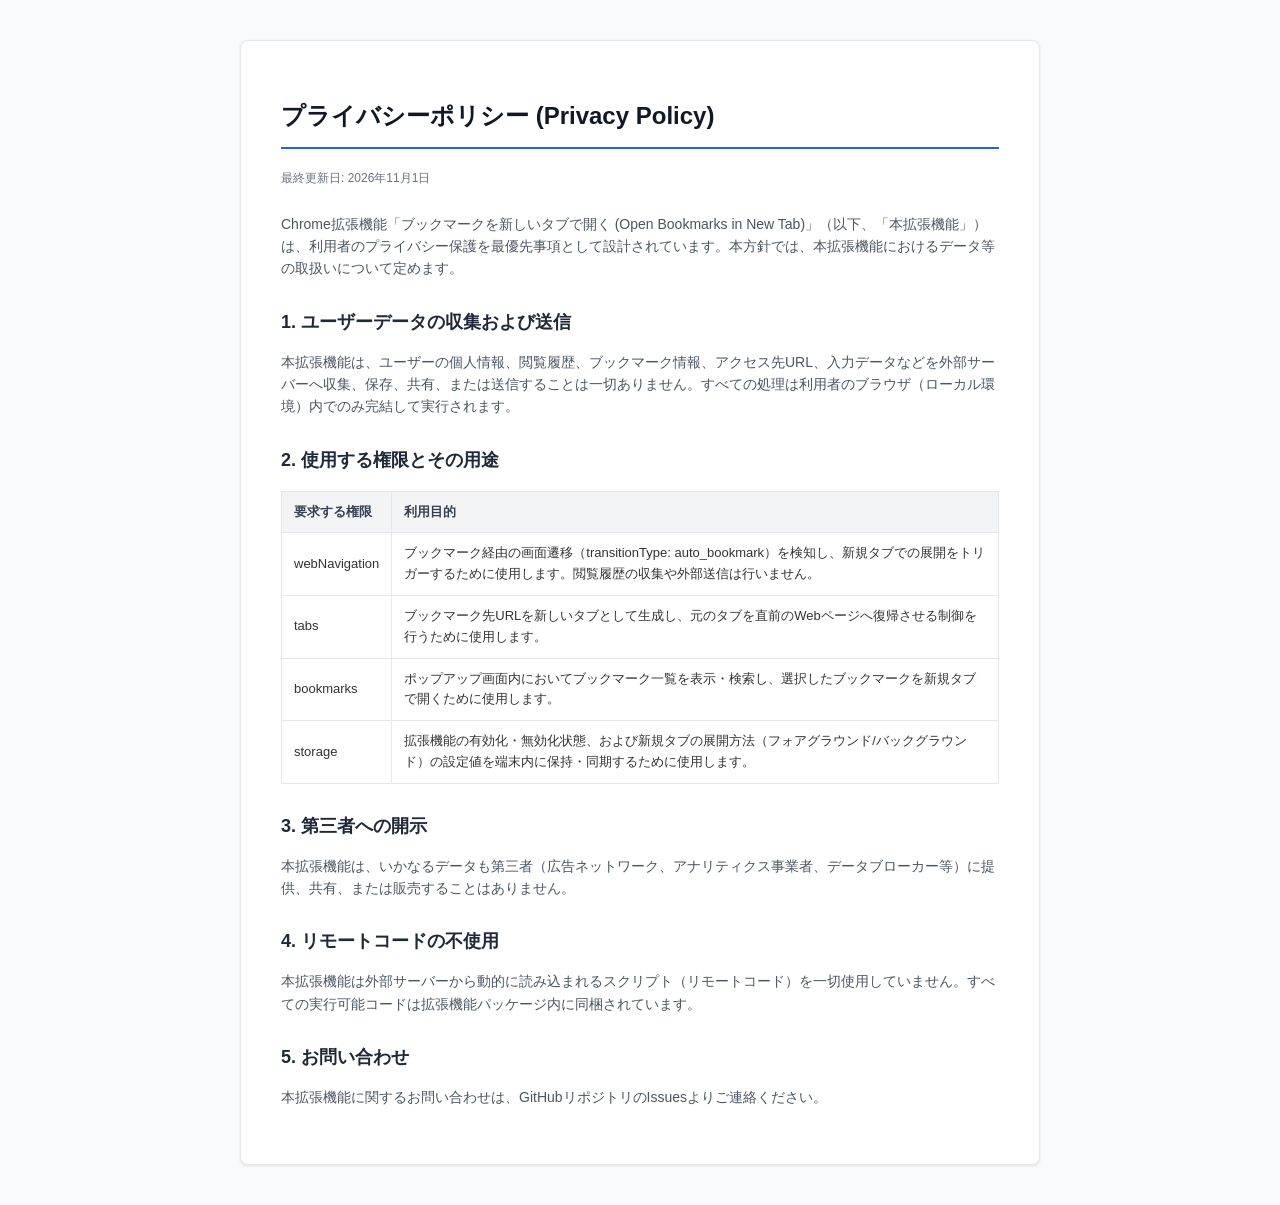
<file: docs/index.html>
<!DOCTYPE html>
<html lang="ja">
<head>
  <meta charset="UTF-8">
  <meta name="viewport" content="width=device-width, initial-scale=1.0">
  <title>プライバシーポリシー - ブックマークを新しいタブで開く</title>
  <style>
    body {
      font-family: -apple-system, BlinkMacSystemFont, "Segoe UI", Roboto, "Helvetica Neue", Arial, sans-serif;
      line-height: 1.6;
      color: #333333;
      max-width: 800px;
      margin: 40px auto;
      padding: 0 20px;
      background-color: #f9fafb;
    }
    .container {
      background-color: #ffffff;
      padding: 40px;
      border-radius: 8px;
      box-shadow: 0 1px 3px rgba(0, 0, 0, 0.1);
      border: 1px solid #e5e7eb;
    }
    h1 {
      font-size: 24px;
      border-bottom: 2px solid #2563eb;
      padding-bottom: 12px;
      margin-bottom: 20px;
      color: #111827;
    }
    h2 {
      font-size: 18px;
      margin-top: 28px;
      margin-bottom: 12px;
      color: #1f2937;
    }
    p {
      margin-bottom: 16px;
      font-size: 14px;
      color: #4b5563;
    }
    table {
      width: 100%;
      border-collapse: collapse;
      margin: 16px 0;
      font-size: 13px;
    }
    th, td {
      border: 1px solid #e5e7eb;
      padding: 10px 12px;
      text-align: left;
    }
    th {
      background-color: #f3f4f6;
      font-weight: 600;
      color: #374151;
    }
    .date {
      font-size: 12px;
      color: #6b7280;
      margin-bottom: 24px;
    }
  </style>
</head>
<body>
  <div class="container">
    <h1>プライバシーポリシー (Privacy Policy)</h1>
    <div class="date">最終更新日: 2026年11月1日</div>

    <p>Chrome拡張機能「ブックマークを新しいタブで開く (Open Bookmarks in New Tab)」（以下、「本拡張機能」）は、利用者のプライバシー保護を最優先事項として設計されています。本方針では、本拡張機能におけるデータ等の取扱いについて定めます。</p>

    <h2>1. ユーザーデータの収集および送信</h2>
    <p>本拡張機能は、ユーザーの個人情報、閲覧履歴、ブックマーク情報、アクセス先URL、入力データなどを外部サーバーへ収集、保存、共有、または送信することは一切ありません。すべての処理は利用者のブラウザ（ローカル環境）内でのみ完結して実行されます。</p>

    <h2>2. 使用する権限とその用途</h2>
    <table>
      <thead>
        <tr>
          <th>要求する権限</th>
          <th>利用目的</th>
        </tr>
      </thead>
      <tbody>
        <tr>
          <td>webNavigation</td>
          <td>ブックマーク経由の画面遷移（transitionType: auto_bookmark）を検知し、新規タブでの展開をトリガーするために使用します。閲覧履歴の収集や外部送信は行いません。</td>
        </tr>
        <tr>
          <td>tabs</td>
          <td>ブックマーク先URLを新しいタブとして生成し、元のタブを直前のWebページへ復帰させる制御を行うために使用します。</td>
        </tr>
        <tr>
          <td>bookmarks</td>
          <td>ポップアップ画面内においてブックマーク一覧を表示・検索し、選択したブックマークを新規タブで開くために使用します。</td>
        </tr>
        <tr>
          <td>storage</td>
          <td>拡張機能の有効化・無効化状態、および新規タブの展開方法（フォアグラウンド/バックグラウンド）の設定値を端末内に保持・同期するために使用します。</td>
        </tr>
      </tbody>
    </table>

    <h2>3. 第三者への開示</h2>
    <p>本拡張機能は、いかなるデータも第三者（広告ネットワーク、アナリティクス事業者、データブローカー等）に提供、共有、または販売することはありません。</p>

    <h2>4. リモートコードの不使用</h2>
    <p>本拡張機能は外部サーバーから動的に読み込まれるスクリプト（リモートコード）を一切使用していません。すべての実行可能コードは拡張機能パッケージ内に同梱されています。</p>

    <h2>5. お問い合わせ</h2>
    <p>本拡張機能に関するお問い合わせは、GitHubリポジトリのIssuesよりご連絡ください。</p>
  </div>
</body>
</html>
</file>
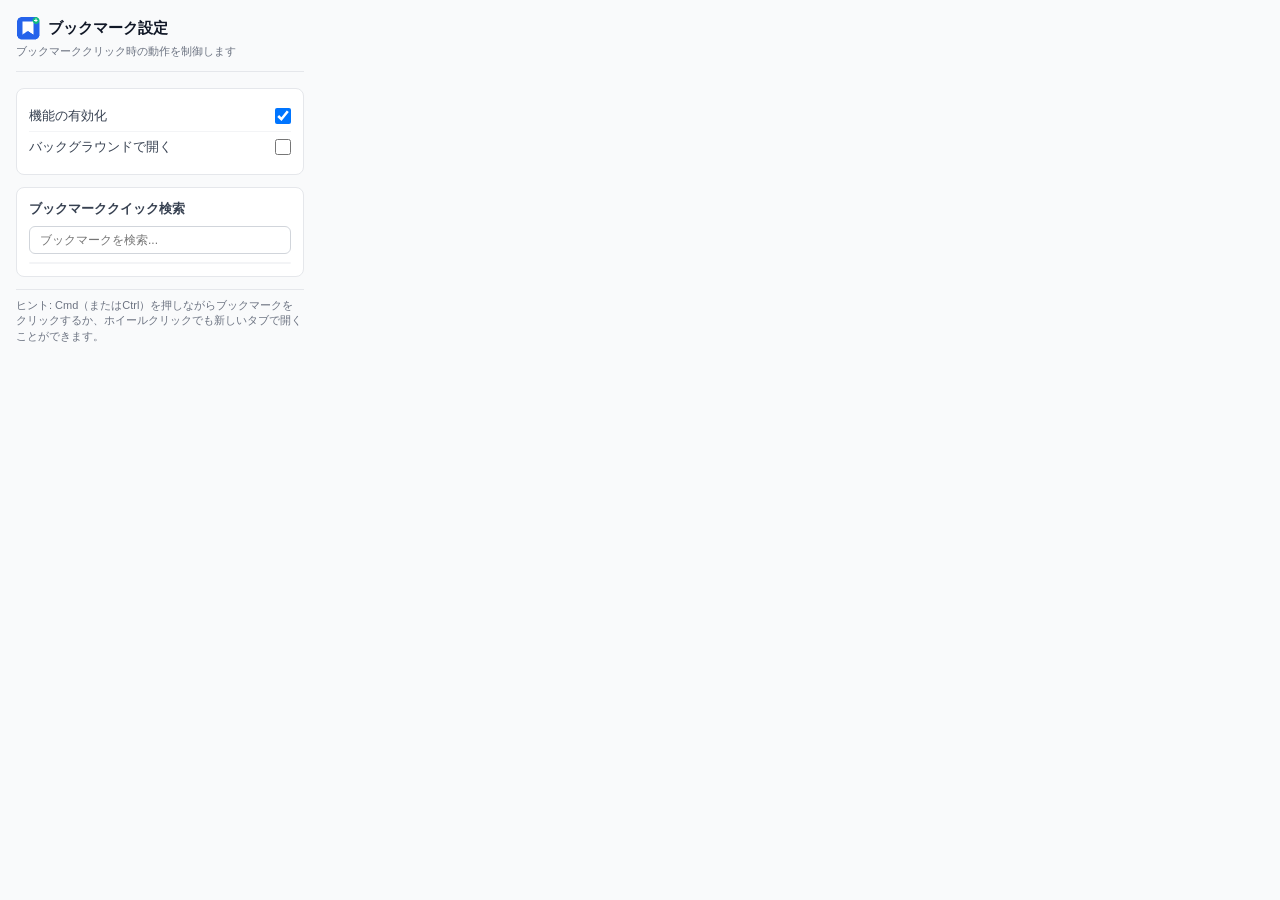
<file: popup.html>
<!DOCTYPE html>
<html lang="ja">
<head>
  <meta charset="UTF-8">
  <title>ブックマーク設定</title>
  <link rel="stylesheet" href="popup.css">
</head>
<body>
  <div class="container">
    <header class="header">
      <div class="title-row">
        <img src="icons/icon48.png" alt="icon" class="logo">
        <h1>ブックマーク設定</h1>
      </div>
      <p class="subtitle">ブックマーククリック時の動作を制御します</p>
    </header>

    <section class="section">
      <div class="setting-item">
        <label for="enable-toggle">機能の有効化</label>
        <input type="checkbox" id="enable-toggle" checked>
      </div>

      <div class="setting-item">
        <label for="bg-toggle">バックグラウンドで開く</label>
        <input type="checkbox" id="bg-toggle">
      </div>
    </section>

    <section class="section">
      <h2>ブックマーククイック検索</h2>
      <input type="text" id="search-input" placeholder="ブックマークを検索...">
      <div id="bookmark-list" class="bookmark-list"></div>
    </section>

    <footer class="footer">
      <p class="tip">ヒント: Cmd（またはCtrl）を押しながらブックマークをクリックするか、ホイールクリックでも新しいタブで開くことができます。</p>
    </footer>
  </div>

  <script src="popup.js"></script>
</body>
</html>
</file>
<file: popup.css>
* {
  box-sizing: border-box;
  margin: 0;
  padding: 0;
}

body {
  font-family: -apple-system, BlinkMacSystemFont, "Segoe UI", Roboto, "Helvetica Neue", Arial, sans-serif;
  font-size: 13px;
  color: #333333;
  width: 320px;
  background-color: #f9fafb;
}

.container {
  padding: 16px;
}

.header {
  margin-bottom: 16px;
  border-bottom: 1px solid #e5e7eb;
  padding-bottom: 12px;
}

.title-row {
  display: flex;
  align-items: center;
  gap: 8px;
}

.logo {
  width: 24px;
  height: 24px;
}

h1 {
  font-size: 15px;
  font-weight: 600;
  color: #111827;
}

h2 {
  font-size: 13px;
  font-weight: 600;
  margin-bottom: 8px;
  color: #374151;
}

.subtitle {
  font-size: 11px;
  color: #6b7280;
  margin-top: 4px;
}

.section {
  background-color: #ffffff;
  border: 1px solid #e5e7eb;
  border-radius: 8px;
  padding: 12px;
  margin-bottom: 12px;
}

.setting-item {
  display: flex;
  justify-content: space-between;
  align-items: center;
  padding: 6px 0;
}

.setting-item:not(:last-child) {
  border-bottom: 1px solid #f3f4f6;
}

.setting-item label {
  cursor: pointer;
  color: #374151;
}

input[type="checkbox"] {
  width: 16px;
  height: 16px;
  cursor: pointer;
}

#search-input {
  width: 100%;
  padding: 6px 10px;
  border: 1px solid #d1d5db;
  border-radius: 6px;
  font-size: 12px;
  margin-bottom: 8px;
}

#search-input:focus {
  outline: none;
  border-color: #2563eb;
}

.bookmark-list {
  max-height: 160px;
  overflow-y: auto;
  border: 1px solid #f3f4f6;
  border-radius: 4px;
}

.bookmark-item {
  display: block;
  padding: 6px 8px;
  text-decoration: none;
  color: #1f2937;
  font-size: 12px;
  white-space: nowrap;
  overflow: hidden;
  text-overflow: ellipsis;
  cursor: pointer;
}

.bookmark-item:hover {
  background-color: #eff6ff;
  color: #2563eb;
}

.footer {
  margin-top: 10px;
  padding-top: 8px;
  border-top: 1px solid #e5e7eb;
}

.tip {
  font-size: 11px;
  color: #6b7280;
  line-height: 1.4;
}
</file>
